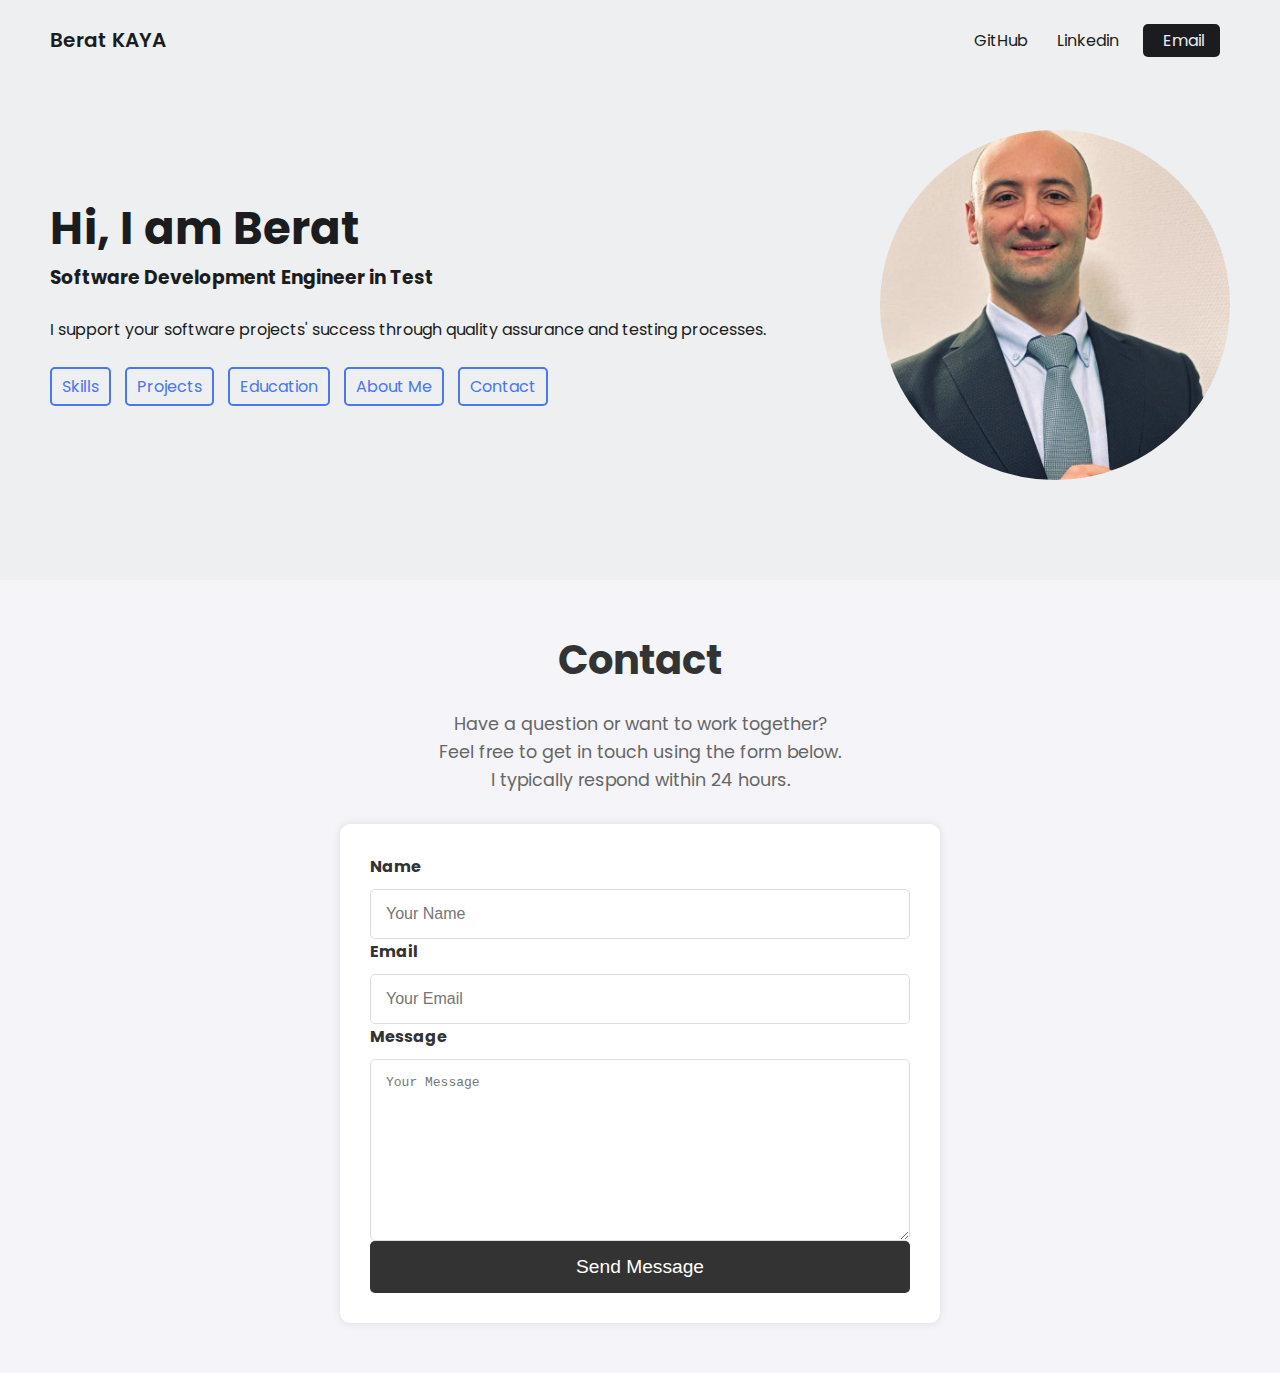
<file: index.html>
<!DOCTYPE html>
<html lang="en">
<head>
  <meta charset="UTF-8">
  <meta http-equiv="X-UA-Compatible" content="IE=edge">
  <meta name="viewport" content="width=device-width, initial-scale=1.0">

  <link rel="preconnect" href="https://fonts.googleapis.com">
  <link rel="preconnect" href="https://fonts.gstatic.com" crossorigin>
  <link href="https://fonts.googleapis.com/css2?family=Poppins:wght@400;600&display=swap" rel="stylesheet">

  <link rel="stylesheet" href="https://cdnjs.cloudflare.com/ajax/libs/font-awesome/6.4.0/css/all.min.css" integrity="sha512-iecdLmaskl7CVkqkXNQ/ZH/XLlvWZOJyj7Yy7tcenmpD1ypASozpmT/E0iPtmFIB46ZmdtAc9eNBvH0H/ZpiBw==" crossorigin="anonymous" referrerpolicy="no-referrer" />

  <link rel="stylesheet" href="styles.css">

  <title>Welcome to My Page, Home</title>
</head>
<body>
  <!-- NAVBAR -->
  <nav>
    <div class="left">
      <a href="/">Berat KAYA</a>
    </div>

    <div class="right">
      <a href="http://github.com/beratCH" target="_blank" rel="noopener noreferrer">
        <i class="fa-brands fa-github"></i>
        <span>GitHub</span>
      </a>
      
      <a href="https://www.linkedin.com/in/kayaberat/" target="_blank" rel="noopener noreferrer">
        <i class="fa-brands fa-linkedin"></i>
        <span>Linkedin</span>
      </a>
      
      <a href="mailto:beroloji@gmail.com">
        <i class="fa-solid fa-envelope"></i>
        <span>Email</span>
      </a>
    </div>
  </nav>

  <main>
    <!-- SECTION 1:  -->
    <section class="hero-section">
      <div class="text">
        <h2>Hi, I am Berat </h2>
        
        <h3>Software Development Engineer in Test</h3>
        <br>
      

        <p>I support your software projects' success through quality assurance and testing processes.</p>

        <div class="links">
          <a href="/skills">
            <i class="fa-solid fa-code"></i>
            <span>Skills</span>
          </a>
          
          <a href="/projects">
            <i class="fa-solid fa-pen"></i>
            <span>Projects</span>
          </a>
         
          <a href="/education">
            <i class="fa-solid  fa-book"></i>
            <span>Education</span>
          </a>

          <a href="/aboutMe">
            <i class="fa-solid  fa-user"></i>
            <span>About Me</span>
          </a>
          
          <a href="#contact">
            <i class="fa-solid fa-envelope"></i>
            <span>Contact</span>
          </a>

         


        </div>
      </div>

      <div class="headshot">
        <img src="images/hero-headshot.webp.webp" alt="Berat KAYA headshot">
      </div>

    </section>
    </section>

    

    <!-- SECTION 4: Contact -->
    <section id="contact" class="contact-section">
      <h2>Contact</h2>
  
      <div class="group">
        <div class="text">
          <p>Have a question or want to work together?
            <br> Feel free to get in touch using the form below. 
            <br>I typically respond within 24 hours.</p>
      </div>
  
          <form>
              <label for="name">Name</label>
              <input type="text" id="name" placeholder="Your Name" required>
  
              <label for="email">Email</label>
              <input type="email" id="email" placeholder="Your Email" required>
  
              <label for="message">Message</label>
              <textarea id="message" cols="30" rows="10" placeholder="Your Message" required></textarea>
  
              <button type="submit">Send Message</button>
          </form>
      </div>
  </section>
  </main>
</body>
</html>
</file>
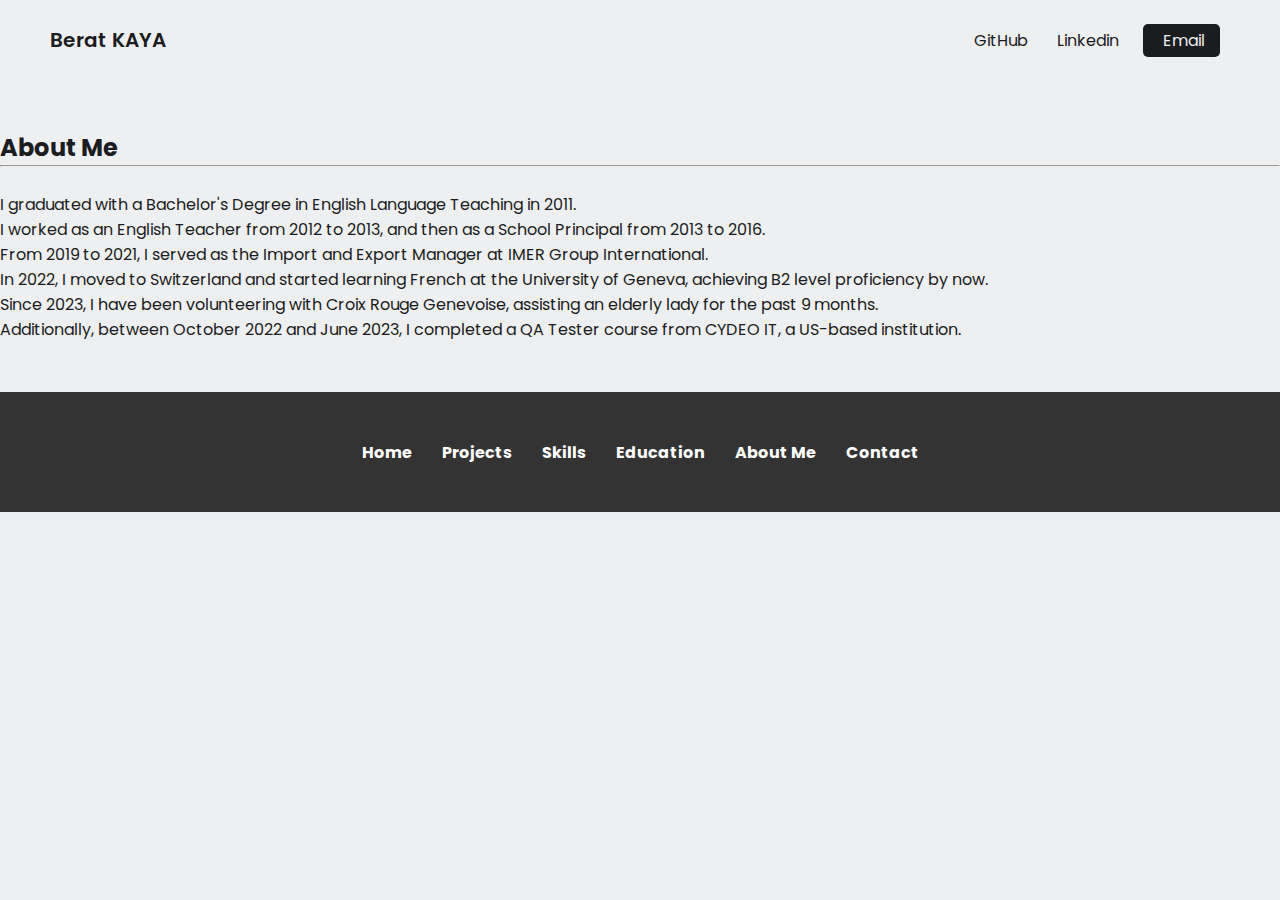
<file: aboutMe/index.html>
<!DOCTYPE html>
<html lang="en">
<head>
  <meta charset="UTF-8">
  <meta http-equiv="X-UA-Compatible" content="IE=edge">
  <meta name="viewport" content="width=device-width, initial-scale=1.0">

  <link rel="preconnect" href="https://fonts.googleapis.com">
  <link rel="preconnect" href="https://fonts.gstatic.com" crossorigin>
  <link href="https://fonts.googleapis.com/css2?family=Poppins:wght@400;600&display=swap" rel="stylesheet">

  <link rel="stylesheet" href="https://cdnjs.cloudflare.com/ajax/libs/font-awesome/6.4.0/css/all.min.css" integrity="sha512-iecdLmaskl7CVkqkXNQ/ZH/XLlvWZOJyj7Yy7tcenmpD1ypASozpmT/E0iPtmFIB46ZmdtAc9eNBvH0H/ZpiBw==" crossorigin="anonymous" referrerpolicy="no-referrer" />

  <link rel="stylesheet" href="styles.css">

  <title>Projects</title>
</head>
<body>
  <!-- NAVBAR -->
  <nav>
    <div class="left">
      <a href="/">Berat KAYA</a>
    </div>

    <div class="right">
      <a href="http://github.com/beratCH" target="_blank" rel="noopener noreferrer">
        <i class="fa-brands fa-github"></i>
        <span>GitHub</span>
      </a>
      
      <a href="https://www.linkedin.com/in/kayaberat/" target="_blank" rel="noopener noreferrer">
        <i class="fa-brands fa-linkedin"></i>
        <span>Linkedin</span>
      </a>
      
      <a href="mailto:beroloji@gmail.com">
        <i class="fa-solid fa-envelope"></i>
        <span>Email</span>
      </a>
    </div>
  </nav>

  <main>
   

    </section>
    </section>
<br>
<br>
    <!-- SECTION Education -->
    <section id="about-me" class="about-me-section">
      
        <h2>About Me</h2>
        <hr>
<br>
        <div class="section">
            <p>
                I graduated with a Bachelor's Degree in English Language Teaching in 2011.</p>
               <p> I worked as an English Teacher from 2012 to 2013, and then as a School Principal from 2013 to 2016. </p>
                <p>From 2019 to 2021, I served as the Import and Export Manager at IMER Group International. </p>
               <p> In 2022, I moved to Switzerland and started learning French at the University of Geneva, achieving B2 level proficiency by now.</p> 
                <p>Since 2023, I have been volunteering with Croix Rouge Genevoise, assisting an elderly lady for the past 9 months. </p>
                <p>Additionally, between October 2022 and June 2023, I completed a QA Tester course from CYDEO IT, a US-based institution.</p>
            
        </div>
      
    
    </section>

    
    <br>
    <br>
    <footer>
        <nav>
            <div class="links">
                <ul class="nav-links">
                    <li><a href="/">Home</a></li>
                    <li><a href="/Projects">Projects</a></li>
                    <li><a href="/skills/">Skills</a></li>
                    <li><a href="/Education">Education</a></li>
                    <li><a href="/aboutMe">About Me</a></li>
                    <li><a href="http://127.0.0.1:5500/#contact">Contact</a></li>
                </ul>
            </div>
        </nav>
    </footer>


  </main>
</body>
</html>
</file>
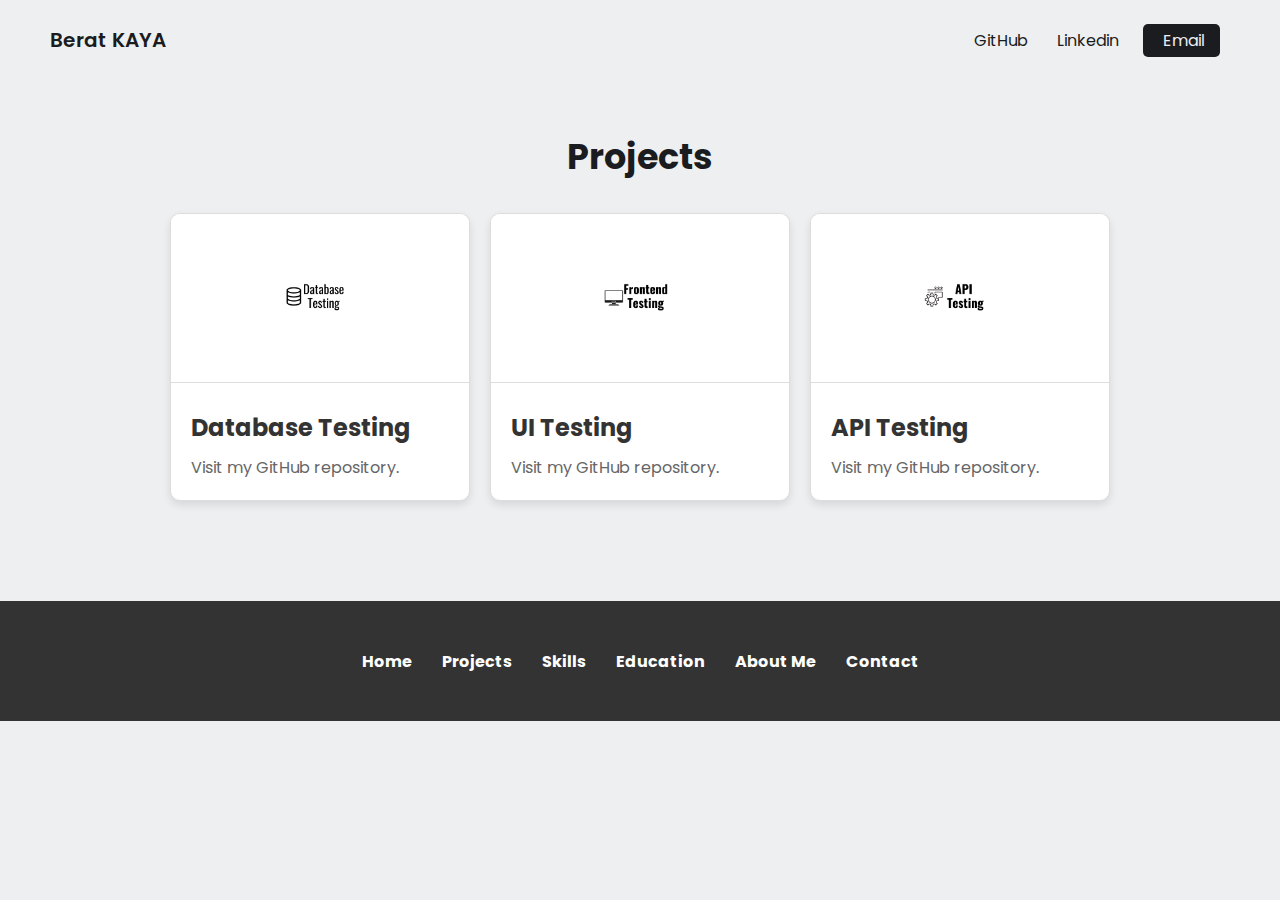
<file: projects/index.html>
<!DOCTYPE html>
<html lang="en">
<head>
  <meta charset="UTF-8">
  <meta http-equiv="X-UA-Compatible" content="IE=edge">
  <meta name="viewport" content="width=device-width, initial-scale=1.0">

  <link rel="preconnect" href="https://fonts.googleapis.com">
  <link rel="preconnect" href="https://fonts.gstatic.com" crossorigin>
  <link href="https://fonts.googleapis.com/css2?family=Poppins:wght@400;600&display=swap" rel="stylesheet">

  <link rel="stylesheet" href="https://cdnjs.cloudflare.com/ajax/libs/font-awesome/6.4.0/css/all.min.css" integrity="sha512-iecdLmaskl7CVkqkXNQ/ZH/XLlvWZOJyj7Yy7tcenmpD1ypASozpmT/E0iPtmFIB46ZmdtAc9eNBvH0H/ZpiBw==" crossorigin="anonymous" referrerpolicy="no-referrer" />

  <link rel="stylesheet" href="styles.css">

  <title>Projects</title>
</head>
<body>
  <!-- NAVBAR -->
  <nav>
    <div class="left">
      <a href="/">Berat KAYA</a>
    </div>

    <div class="right">
      <a href="http://github.com/beratCH" target="_blank" rel="noopener noreferrer">
        <i class="fa-brands fa-github"></i>
        <span>GitHub</span>
      </a>
      
      <a href="https://www.linkedin.com/in/kayaberat/" target="_blank" rel="noopener noreferrer">
        <i class="fa-brands fa-linkedin"></i>
        <span>Linkedin</span>
      </a>
      
      <a href="mailto:beroloji@gmail.com">
        <i class="fa-solid fa-envelope"></i>
        <span>Email</span>
      </a>
    </div>
  </nav>

  <main>
   

    </section>
    </section>
<br>
<br>
    <!-- SECTION 3: Projects -->
    <section id="projects" class="projects-section">
      <h2>Projects</h2>

      <div class="project-container">
        <div class="project-box">
            <a href="https://github.com/beratCH/LibraryApp_DB" target="_blank">
                <img src="images\Database-Testing.webp" alt="Project 1">
                <div class="project-info">
                    <h3>Database Testing</h3>
                    <p>Visit my GitHub repository.</p>
                </div>
            </a>
        </div>

        <div class="project-box">
            <a href="https://github.com/beratCH/cydeo-cucumber-junit-project" target="_blank">
                <img src="images/UI Testing.webp" alt="Project 2">
                <div class="project-info">
                    <h3>UI Testing</h3>
                    <p>Visit my GitHub repository.</p>
                </div>
            </a>
        </div>

        <div class="project-box">
            <a href="https://github.com/beratCH/Bookit_API_Testing" target="_blank">
                <img src="images\API-Testing.webp" alt="Project 3">
                <div class="project-info">
                    <h3>API Testing</h3>
                    <p>Visit my GitHub repository.</p>
                </div>
            </a>
        </div>
    </div>
    
    </section>

    
    
    <footer>
        <nav>
            <div class="links">
                <ul class="nav-links">
                    <li><a href="/">Home</a></li>
                    <li><a href="/Projects">Projects</a></li>
                    <li><a href="/skills/">Skills</a></li>
                    <li><a href="/Education">Education</a></li>
                    <li><a href="/aboutMe">About Me</a></li>
                    <li><a href="http://127.0.0.1:5500/#contact">Contact</a></li>
                </ul>
            </div>
        </nav>
    </footer>


  </main>
</body>
</html>
</file>
<file: styles.css>
:root {
    --text-color: #1a1c20;
    --link-color: #4a76ee;
    --background-color: #eeeff1;
  }
  
  * {
    margin: 0;
    padding: 0;
    box-sizing: border-box;
  }
  
  html {
    scroll-behavior: smooth;
  }
  
  body {
    font-family: 'Poppins', sans-serif;
    color: var(--text-color);
    background-color: var(--background-color);
    max-width: 1400px;
    margin: 0 auto;
  }
  
  a {
    color: var(--link-color);
    text-decoration: none;
  }
  
  /* NAVBAR */
  nav {
    display: flex;
    justify-content: space-between;
    align-items: center;
  
    padding: 0 50px;
    height: 80px;
  }
  
  nav .left a {
    color: var(--text-color);
    font-size: 20px;
    font-weight: 600;
      

  }
  
  nav .right a {
    color: var(--text-color);
    margin: 0 10px;
  }
  
  nav .right a:last-child {
    color: var(--background-color);
    background-color: var(--text-color);
    padding: 5px 15px;
    border-radius: 5px;
  }
  
  nav .right a span {
    margin-left: 5px;
  }
  
  /* SECTION 1: Hero */
  .hero-section {
    display: flex;
    justify-content: space-between;
    align-items: center;
    padding: 0 50px;
    margin: 50px 0;
    margin-bottom: 100px;
    gap: 40px;
  }
  
  .hero-section .text {
    flex: 5;
  }
  
  .hero-section .text h2 {
    font-size: 45px;
  }
  
  .hero-section .text .links {
    margin-top: 25px;
  }
  
  .hero-section .text .links a {
    display: inline-block;
    padding: 5px 10px;
    border: 2px solid var(--link-color);
    border-radius: 5px;
    margin-right: 10px;
    margin-bottom: 10px;
    transition: .1s;
  }
  
  .hero-section .text .links a:hover {
    color: var(--text-color);
    border: 2px solid var(--text-color);
  }
  
  .hero-section .headshot {
    flex: 2;
    display: flex;
    justify-content: right;
  }
  
  .hero-section .headshot img {
    width: 350px;
    border-radius: 50%;
  }
  
  /* SECTION 2: Skills */
  .skills-section {
    padding: 0 50px;
    margin-bottom: 100px;
  }
  
  .skills-section h2 {
    text-align: center;
    font-size: 35px;
  }
  
  .skills-section .text {
    text-align: center;
    margin-bottom: 20px;
  }
  
  .skills-section .cells {
    display: flex;
    justify-content: center;
    flex-wrap: wrap;
  }
  
  .skills-section .cells .cell {
    display: flex;
    justify-content: center;
    align-items: center;
    gap: 10px;
  
    width: 200px;
    padding: 10px 20px;
    margin: 10px;
    border: 1.5px solid #d3d3d3;
    border-radius: 5px;
  }
  
  .skills-section .cells .cell img {
    width: 30px;
    height: 30px;
    object-fit: contain;
    border-radius: 2px;
  }
  
  .skills-section .cells .cell span {
    font-size: 18px;
  }
  
  /* SECTION 3: Testimony */
  .testimony-section {
    padding: 0 50px;
    margin-bottom: 100px;
  }
  
  .testimony-section h2 {
    font-size: 35px;
    margin-bottom: 30px;
  }
  
  .testimony-section .group {
    display: flex;
    align-items: center;
    gap: 50px;
  }
  
  .testimony-section .group .person-details {
    text-align: center;
    flex: 2;
  }
  
  .testimony-section .group .person-details img {
    width: 200px;
    aspect-ratio: 1 / 1;
    object-fit: cover;
    border-radius: 50%;
    margin-bottom: 10px;
  }
  
  .testimony-section .group .person-details p {
    font-weight: 600;
  }
  
  .testimony-section .group .person-details p:last-child {
    font-weight: normal;
  }
  
  .testimony-section .group .text {
    flex: 8;
  }
  
  /* SECTION 4: Contact */
  .contact-section {
    padding: 50px;
    background-color: #f4f4f9;
    text-align: center;
}

.contact-section h2 {
    font-size: 2.5em;
    margin-bottom: 20px;
    color: #333;
}

.contact-section .group {
    display: flex;
    flex-direction: column;
    align-items: center;
    max-width: 800px;
    margin: 0 auto;
}

.contact-section .text {
    font-size: 1.1em;
    margin-bottom: 30px;
    color: #666;
    line-height: 1.6;
}

.contact-section form {
    display: flex;
    flex-wrap: wrap;
    justify-content: space-between;
    width: 100%;
    max-width: 600px;
    background: #fff;
    padding: 30px;
    border-radius: 10px;
    box-shadow: 0 0 10px rgba(0, 0, 0, 0.1);
}

.contact-section form .form-group {
    flex: 1;
    margin-bottom: 20px;
}

.contact-section form label {
    display: block;
    margin-bottom: 10px;
    font-weight: bold;
    color: #333;
}

.contact-section form input,
.contact-section form textarea {
    width: 100%;
    padding: 15px;
    border: 1px solid #ddd;
    border-radius: 5px;
    font-size: 1em;
}

.contact-section form input:focus,
.contact-section form textarea:focus {
    outline: none;
    border-color: #333;
}

.contact-section form button {
    width: 100%;
    padding: 15px;
    border: none;
    border-radius: 5px;
    background: #333;
    color: #fff;
    font-size: 1.2em;
    cursor: pointer;
    transition: background 0.3s ease;
}

.contact-section form button:hover {
    background: #555;
}

  
  @media (max-width: 850px) {
    /* SECTION 1: Hero */
    .hero-section .text h2 {
      font-size: 35px;
    }
  }
  
  @media (max-width: 740px) {
    /* SECTION 1: Hero */
    .hero-section {
      flex-direction: column-reverse;
    }
  
    .hero-section .headshot img {
      width: 300px;
    }
  
    /* SECTION 3: Testimony */
    .testimony-section {
      text-align: center;
    }
  
    .testimony-section .group {
      flex-direction: column;
    }
  
    /* SECTION 4: Contact */
    .contact-section .group {
      flex-direction: column;
    }
  }
  
  @media (max-width: 600px) {
    /* NAVBAR */
    nav {
      padding: 0 20px;
    }
  
    nav .right a {
      font-size: 22px;
    }
  
    nav .right a:last-child {
      color: var(--text-color);
      background-color: transparent;
      padding: 0;
    }
  
    nav .right a span {
      display: none;
    }
  
    /* SECTION 1: Hero */
    .hero-section {
      padding: 0 20px;
    }
  
    .hero-section .text h2 {
      font-size: 30px;
    }
  
    /* SECTION 2: Skills */
    .skills-section {
      padding: 0 20px;
    }
  
    .skills-section .cells .cell span {
      font-size: 16px;
    }
  
    /* SECTION 3: Testimony */
    .testimony-section {
      padding: 0 20px;
    }
  
    /* SECTION 4: Contact */
    .contact-section {
      padding: 0 20px;
    }
  }
</file>
<file: aboutMe/styles.css>
:root {
    --text-color: #1a1c20;
    --link-color: #4a76ee;
    --background-color: #eeeff1;
  }
  
  * {
    margin: 0;
    padding: 0;
    box-sizing: border-box;
  }
  
  html {
    scroll-behavior: smooth;
  }
  
  body {
    font-family: 'Poppins', sans-serif;
    color: var(--text-color);
    background-color: var(--background-color);
    max-width: 1400px;
    margin: 0 auto;
  }
  
  a {
    color: var(--link-color);
    text-decoration: none;
  }
  
  /* NAVBAR */
  nav {
    display: flex;
    justify-content: space-between;
    align-items: center;
  
    padding: 0 50px;
    height: 80px;
  }
  
  nav .left a {
    color: var(--text-color);
    font-size: 20px;
    font-weight: 600;
      

  }
  
  nav .right a {
    color: var(--text-color);
    margin: 0 10px;
  }
  
  nav .right a:last-child {
    color: var(--background-color);
    background-color: var(--text-color);
    padding: 5px 15px;
    border-radius: 5px;
  }
  
  nav .right a span {
    margin-left: 5px;
  }
  

  
  
    /* SECTION 3: Projects */
    .education-section {
      text-align: center;
    }
  
    .education-section .group {
      flex-direction: column;
    }
  
    /* SECTION 4: Contact */
    .contact-section .group {
      flex-direction: column;
    }

  
  @media (max-width: 600px) {
    /* NAVBAR */
    nav {
      padding: 0 20px;
    }
  
    nav .right a {
      font-size: 22px;
    }
  
    nav .right a:last-child {
      color: var(--text-color);
      background-color: transparent;
      padding: 0;
    }
  
    nav .right a span {
      display: none;
    }
  
    /* SECTION 1: Hero */
    .hero-section {
      padding: 0 20px;
    }
  
    .hero-section .text h2 {
      font-size: 30px;
    }
  
    /* SECTION 2: Skills */
    .skills-section {
      padding: 0 20px;
    }
  
    .skills-section .cells .cell span {
      font-size: 16px;
    }
  
    /* SECTION : Education */
    .education-section {
      padding: 0 20px;
    }
  
    /* SECTION  Contact */
    .contact-section {
      padding: 0 20px;
    }
  }
  footer {
    background-color: #333; 
    padding: 20px 0;
    color: #fff;
    text-align: center;
}

footer nav {
    display: flex;
    justify-content: center;
    align-items: center;
}

footer .links {
    margin: 0;
}

footer .nav-links {
    list-style: none;
    padding: 0;
    margin: 0;
    display: flex;
}

footer .nav-links li {
    margin: 0 15px;
}

footer .nav-links a {
    text-decoration: none;
    color: #fff;
    font-weight: bold;
    transition: color 0.3s ease;
}

footer .nav-links a:hover {
    color: #ff6347;
}
</file>
<file: projects/styles.css>
:root {
    --text-color: #1a1c20;
    --link-color: #4a76ee;
    --background-color: #eeeff1;
  }
  
  * {
    margin: 0;
    padding: 0;
    box-sizing: border-box;
  }
  
  html {
    scroll-behavior: smooth;
  }
  
  body {
    font-family: 'Poppins', sans-serif;
    color: var(--text-color);
    background-color: var(--background-color);
    max-width: 1400px;
    margin: 0 auto;
  }
  
  a {
    color: var(--link-color);
    text-decoration: none;
  }
  
  /* NAVBAR */
  nav {
    display: flex;
    justify-content: space-between;
    align-items: center;
  
    padding: 0 50px;
    height: 80px;
  }
  
  nav .left a {
    color: var(--text-color);
    font-size: 20px;
    font-weight: 600;
      

  }
  
  nav .right a {
    color: var(--text-color);
    margin: 0 10px;
  }
  
  nav .right a:last-child {
    color: var(--background-color);
    background-color: var(--text-color);
    padding: 5px 15px;
    border-radius: 5px;
  }
  
  nav .right a span {
    margin-left: 5px;
  }
  
  /* SECTION 1: Hero */
  .hero-section {
    display: flex;
    justify-content: space-between;
    align-items: center;
    padding: 0 50px;
    margin: 50px 0;
    margin-bottom: 100px;
    gap: 40px;
  }
  
  .hero-section .text {
    flex: 5;
  }
  
  .hero-section .text h2 {
    font-size: 45px;
  }
  
  .hero-section .text .links {
    margin-top: 25px;
  }
  
  .hero-section .text .links a {
    display: inline-block;
    padding: 5px 10px;
    border: 2px solid var(--link-color);
    border-radius: 5px;
    margin-right: 10px;
    margin-bottom: 10px;
    transition: .1s;
  }
  
  .hero-section .text .links a:hover {
    color: var(--text-color);
    border: 2px solid var(--text-color);
  }
  
  .hero-section .headshot {
    flex: 2;
    display: flex;
    justify-content: right;
  }
  
  .hero-section .headshot img {
    width: 350px;
    border-radius: 50%;
  }
  
  /* SECTION 2: Skills */
  .skills-section {
    padding: 0 50px;
    margin-bottom: 100px;
  }
  
  .skills-section h2 {
    text-align: center;
    font-size: 35px;
  }
  
  .skills-section .text {
    text-align: center;
    margin-bottom: 20px;
  }
  
  .skills-section .cells {
    display: flex;
    justify-content: center;
    flex-wrap: wrap;
  }
  
  .skills-section .cells .cell {
    display: flex;
    justify-content: center;
    align-items: center;
    gap: 10px;
  
    width: 200px;
    padding: 10px 20px;
    margin: 10px;
    border: 1.5px solid #d3d3d3;
    border-radius: 5px;
  }
  
  .skills-section .cells .cell img {
    width: 30px;
    height: 30px;
    object-fit: contain;
    border-radius: 2px;
  }
  
  .skills-section .cells .cell span {
    font-size: 18px;
  }
  
  /* SECTION 3: Projects */
  .projects-section {
    padding: 0 50px;
    margin-bottom: 100px;
  }
  
  .projects-section h2 {
    font-size: 35px;
    margin-bottom: 30px;
    text-align: center;
  }
  .project-container {
    display: flex;
    justify-content: center;
    align-items: flex-start;
    flex-wrap: wrap;
    gap: 20px;
    max-width: 1000px;
    margin: 0 auto;
}

.project-box {
    width: 300px;
    background-color: #fff;
    border: 1px solid #ddd;
    border-radius: 10px;
    box-shadow: 0 4px 8px rgba(0, 0, 0, 0.1);
    overflow: hidden;
    transition: transform 0.3s ease;
}

.project-box:hover {
    transform: translateY(-5px);
}

.project-box img {
    width: 100%;
    height: auto;
    border-bottom: 1px solid #ddd;
}

.project-box .project-info {
    padding: 20px;
}

.project-box .project-info h3 {
    font-size: 1.5em;
    margin-bottom: 10px;
    color: #333;
}

.project-box .project-info p {
    color: #666;
    line-height: 1.6;
    font-size: 1em;
}
  
  .projects-section .group {
    display: flex;
    align-items: center;
    gap: 50px;
  }
  
  .projects-section .group .person-details {
    text-align: center;
    flex: 2;
  }
  
  .projects-section .group .person-details img {
    width: 200px;
    aspect-ratio: 1 / 1;
    object-fit: cover;
    border-radius: 50%;
    margin-bottom: 10px;
  }
  
  .projects-section .group .person-details p {
    font-weight: 600;
  }
  
  .projects-section .group .person-details p:last-child {
    font-weight: normal;
  }
  
  .projects-section .group .text {
    flex: 8;
  }
  
  /* SECTION 4: Contact */
  .contact-section {
    padding: 0 50px;
    margin-bottom: 100px;
  }
  
  .contact-section h2 {
    font-size: 35px;
  }
  
  .contact-section .group {
    display: flex;
    gap: 50px;
  }
  
  .contact-section .group .text {
    flex: 3;
    margin-top: 20px;
  }
  
  .contact-section .group form {
    flex: 3;
    display: flex;
    flex-direction: column;
  }
  
  .contact-section .group form input,
  .contact-section .group form textarea {
    font-family: 'Poppins', sans-serif;
    border: 2px solid var(--link-color);
    background-color: transparent;
    padding: 10px;
    margin-bottom: 15px;
    outline: none;
    resize: none;
  }
  
  .contact-section .group form button {
    font-size: 16px;
    font-family: 'Poppins', sans-serif;
    color: #fff;
    background-color: var(--link-color);
    border: none;
    height: 50px;
    cursor: pointer;
    transition: .1s;
  }
  
  .contact-section .group form button:hover {
    filter: brightness(.9);
  }
  
  @media (max-width: 850px) {
    /* SECTION 1: Hero */
    .hero-section .text h2 {
      font-size: 35px;
    }
  }
  
  @media (max-width: 740px) {
    /* SECTION 1: Hero */
    .hero-section {
      flex-direction: column-reverse;
    }
  
    .hero-section .headshot img {
      width: 300px;
    }
  
    /* SECTION 3: Projects */
    .projects-section {
      text-align: center;
    }
  
    .projects-section .group {
      flex-direction: column;
    }
  
    /* SECTION 4: Contact */
    .contact-section .group {
      flex-direction: column;
    }
  }
  
  @media (max-width: 600px) {
    /* NAVBAR */
    nav {
      padding: 0 20px;
    }
  
    nav .right a {
      font-size: 22px;
    }
  
    nav .right a:last-child {
      color: var(--text-color);
      background-color: transparent;
      padding: 0;
    }
  
    nav .right a span {
      display: none;
    }
  
    /* SECTION 1: Hero */
    .hero-section {
      padding: 0 20px;
    }
  
    .hero-section .text h2 {
      font-size: 30px;
    }
  
    /* SECTION 2: Skills */
    .skills-section {
      padding: 0 20px;
    }
  
    .skills-section .cells .cell span {
      font-size: 16px;
    }
  
    /* SECTION 3: Projects */
    .projects-section {
      padding: 0 20px;
    }
  
    /* SECTION 4: Contact */
    .contact-section {
      padding: 0 20px;
    }
  }
  footer {
    background-color: #333; 
    padding: 20px 0;
    color: #fff;
    text-align: center;
}

footer nav {
    display: flex;
    justify-content: center;
    align-items: center;
}

footer .links {
    margin: 0;
}

footer .nav-links {
    list-style: none;
    padding: 0;
    margin: 0;
    display: flex;
}

footer .nav-links li {
    margin: 0 15px;
}

footer .nav-links a {
    text-decoration: none;
    color: #fff;
    font-weight: bold;
    transition: color 0.3s ease;
}

footer .nav-links a:hover {
    color: #ff6347;
}
</file>
